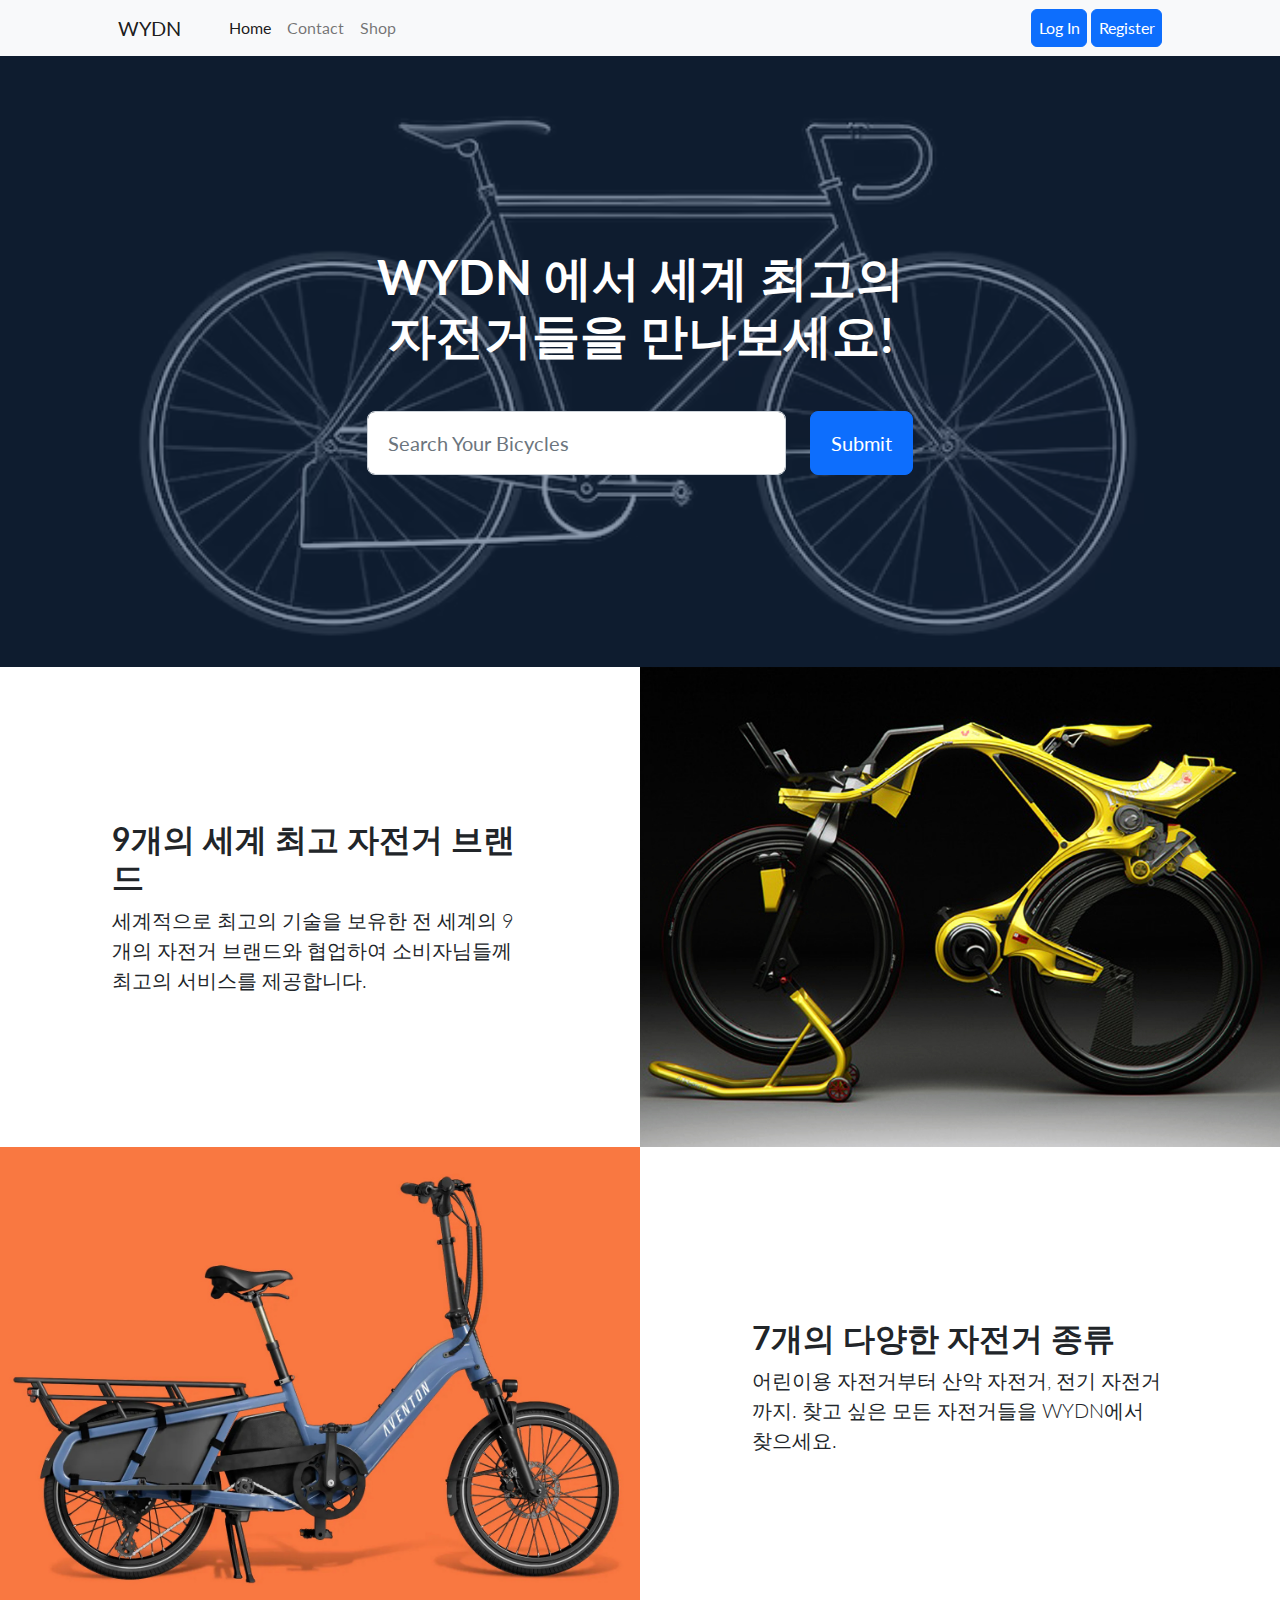
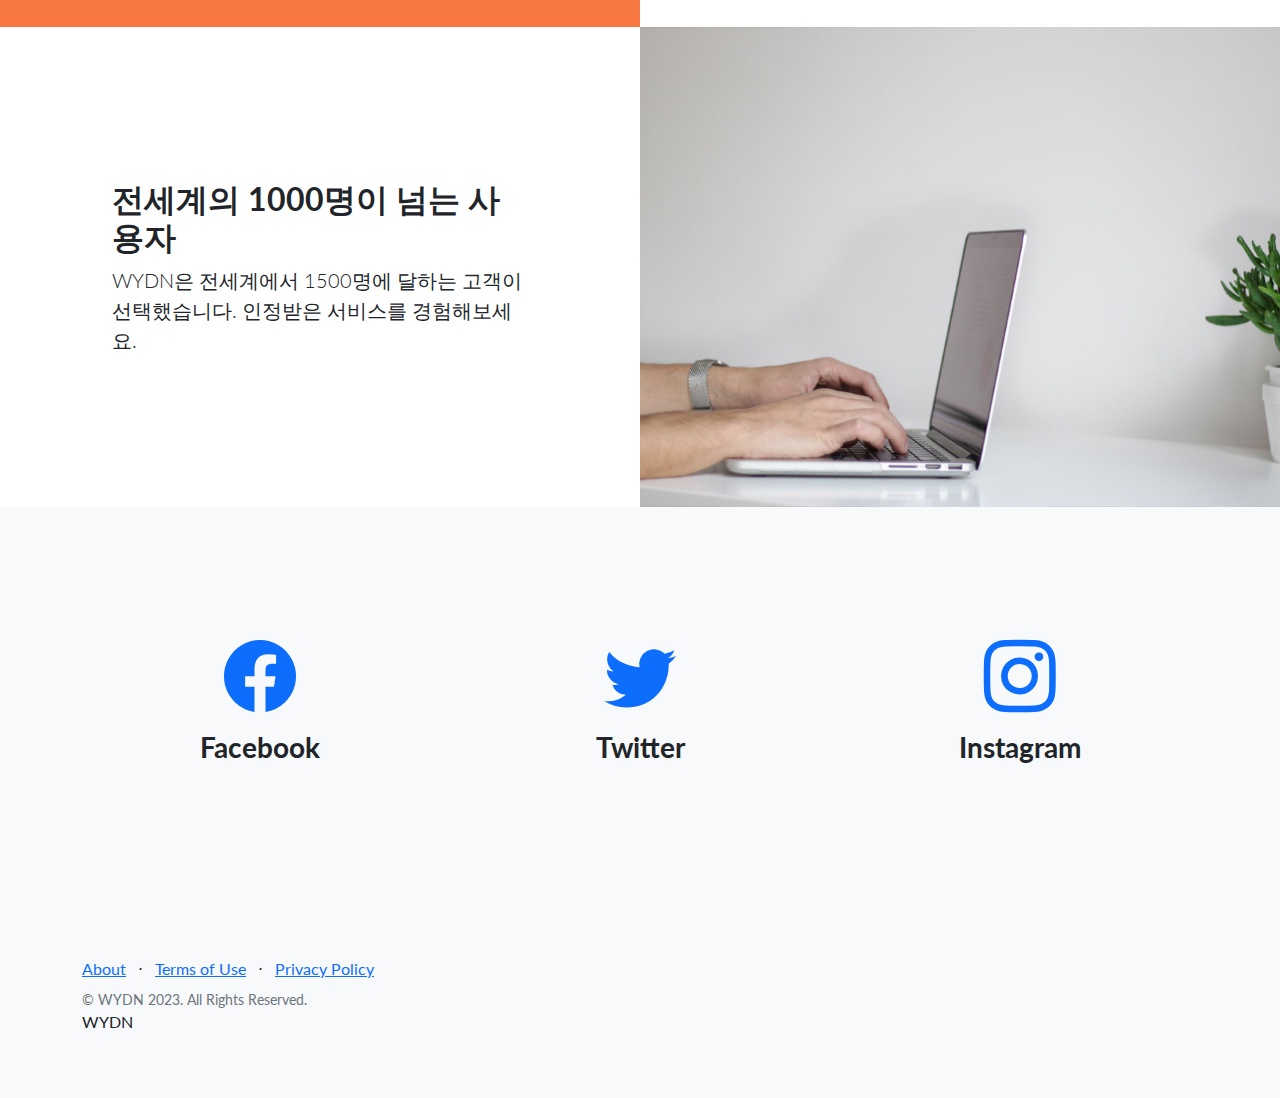
<file: frontend/index.html>
<!DOCTYPE html>
<html lang="en">
  <head>
    <meta charset="utf-8" />
    <meta
      name="viewport"
      content="width=device-width, initial-scale=1, shrink-to-fit=no"
    />
    <meta name="description" content="" />
    <meta name="author" content="" />
    <title>Landing Page - WYDN</title>
    <!-- Favicon-->
    <link rel="icon" type="image/x-icon" href="assets/favicon.ico" />
    <!-- Bootstrap icons-->
    <link
      href="https://cdn.jsdelivr.net/npm/bootstrap-icons@1.5.0/font/bootstrap-icons.css"
      rel="stylesheet"
      type="text/css"
    />
    <!-- Google fonts-->
    <link
      href="https://fonts.googleapis.com/css?family=Lato:300,400,700,300italic,400italic,700italic"
      rel="stylesheet"
      type="text/css"
    />
    <!-- Core theme CSS (includes Bootstrap)-->
    <link href="css/styles.css" rel="stylesheet" />
  </head>
  <body>
    <!-- Navigation-->
    <nav class="navbar navbar-expand-lg navbar-light bg-light">
      <div class="container px-4 px-lg-5">
        <a class="navbar-brand" href="#!">WYDN</a>
        <button
          class="navbar-toggler"
          type="button"
          data-bs-toggle="collapse"
          data-bs-target="#navbarSupportedContent"
          aria-controls="navbarSupportedContent"
          aria-expanded="false"
          aria-label="Toggle navigation"
        >
          <span class="navbar-toggler-icon"></span>
        </button>
        <div class="collapse navbar-collapse" id="navbarSupportedContent">
          <ul class="navbar-nav me-auto mb-2 mb-lg-0 ms-lg-4">
            <li class="nav-item">
              <a class="nav-link active" aria-current="page" href="#!">Home</a>
            </li>
            <li class="nav-item">
              <a class="nav-link" href="#iconList">Contact</a>
            </li>
            <li class="nav-item">
              <a class="nav-link" href="shopPage.html">Shop</a>
            </li>
          </ul>
        </div>
        <div class="">
          <a class="btn btn-primary" href="login.html">Log In</a>
          <a class="btn btn-primary" href="register.html">Register</a>
        </div>
      </div>
    </nav>

    <!-- Masthead-->
    <header class="masthead">
      <div class="container position-relative">
        <div class="row justify-content-center">
          <div class="col-xl-6">
            <div class="text-center text-white">
              <!-- Page heading-->
              <h1 class="mb-5">WYDN 에서 세계 최고의 자전거들을 만나보세요!</h1>

              <form
                action="shopPage.html"
                class="form-subscribe"
                id="contactForm"
                data-sb-form-api-token="API_TOKEN"
              >
                <!-- Email address input-->
                <div class="row">
                  <div class="col">
                    <input
                      class="form-control form-control-lg"
                      id="searchText"
                      type="text"
                      placeholder="Search Your Bicycles"
                      data-sb-validations="required"
                    />
                  </div>
                  <div class="col-auto">
                    <button
                      class="btn btn-primary btn-lg"
                      id="submitButton"
                      type="submit"
                    >
                      Submit
                    </button>
                  </div>
                </div>
              </form>
            </div>
          </div>
        </div>
      </div>
    </header>

    <!-- Image Showcases-->
    <section class="showcase">
      <div class="container-fluid p-0">
        <div class="row g-0">
          <div
            class="col-lg-6 order-lg-2 text-white showcase-img"
            style="
              background-image: url('assets/img/bg-showcase-1.jpg');
              background-position: center center;
            "
          ></div>
          <div class="col-lg-6 order-lg-1 my-auto showcase-text">
            <h2>9개의 세계 최고 자전거 브랜드</h2>
            <p class="lead mb-0">
              세계적으로 최고의 기술을 보유한 전 세계의 9개의 자전거 브랜드와
              협업하여 소비자님들께 최고의 서비스를 제공합니다.
            </p>
          </div>
        </div>
        <div class="row g-0">
          <div
            class="col-lg-6 text-white showcase-img"
            style="
              background-image: url('assets/img/bg-showcase-2.jpg');
              background-position: center center;
            "
          ></div>
          <div class="col-lg-6 my-auto showcase-text">
            <h2>7개의 다양한 자전거 종류</h2>
            <p class="lead mb-0">
              어린이용 자전거부터 산악 자전거, 전기 자전거까지. 찾고 싶은 모든
              자전거들을 WYDN에서 찾으세요.
            </p>
          </div>
        </div>
        <div class="row g-0">
          <div
            class="col-lg-6 order-lg-2 text-white showcase-img"
            style="background-image: url('assets/img/bg-showcase-3.jpg')"
          ></div>
          <div class="col-lg-6 order-lg-1 my-auto showcase-text">
            <h2>전세계의 1000명이 넘는 사용자</h2>
            <p class="lead mb-0">
              WYDN은 전세계에서 1500명에 달하는 고객이 선택했습니다. 인정받은
              서비스를 경험해보세요.
            </p>
          </div>
        </div>
      </div>
    </section>
    <!-- Icons Grid-->
    <section class="features-icons bg-light text-center" id="iconList">
      <div class="container">
        <div class="row">
          <div class="col-lg-4">
            <div class="features-icons-item mx-auto mb-5 mb-lg-0 mb-lg-3">
              <div class="features-icons-icon d-flex">
                <i class="bi-facebook m-auto text-primary"></i>
              </div>
              <h3>Facebook</h3>
            </div>
          </div>
          <div class="col-lg-4">
            <div class="features-icons-item mx-auto mb-5 mb-lg-0 mb-lg-3">
              <div class="features-icons-icon d-flex">
                <i class="bi-twitter m-auto text-primary"></i>
              </div>
              <h3>Twitter</h3>
            </div>
          </div>
          <div class="col-lg-4">
            <div class="features-icons-item mx-auto mb-0 mb-lg-3">
              <div class="features-icons-icon d-flex">
                <i class="bi-instagram m-auto text-primary"></i>
              </div>
              <h3>Instagram</h3>
            </div>
          </div>
        </div>
      </div>
    </section>

    <!-- Footer-->
    <footer class="footer bg-light">
      <div class="container">
        <div class="row">
          <div class="col-lg-6 h-100 text-center text-lg-start my-auto">
            <ul class="list-inline mb-2">
              <li class="list-inline-item"><a href="#!">About</a></li>
              <li class="list-inline-item">⋅</li>
              <li class="list-inline-item"><a href="#!">Terms of Use</a></li>
              <li class="list-inline-item">⋅</li>
              <li class="list-inline-item"><a href="#!">Privacy Policy</a></li>
            </ul>
            <p class="text-muted small mb-4 mb-lg-0">
              &copy; WYDN 2023. All Rights Reserved.
            </p>
          </div>
        </div>
        <a class="navbar-brand" href="#">WYDN</a>
      </div>
    </footer>
    <!-- Bootstrap core JS-->
    <script src="https://cdn.jsdelivr.net/npm/bootstrap@5.2.3/dist/js/bootstrap.bundle.min.js"></script>
    <!-- Core theme JS-->
    <script src="js/scripts.js"></script>
    <script src="https://cdn.startbootstrap.com/sb-forms-latest.js"></script>
  </body>
</html>
</file>
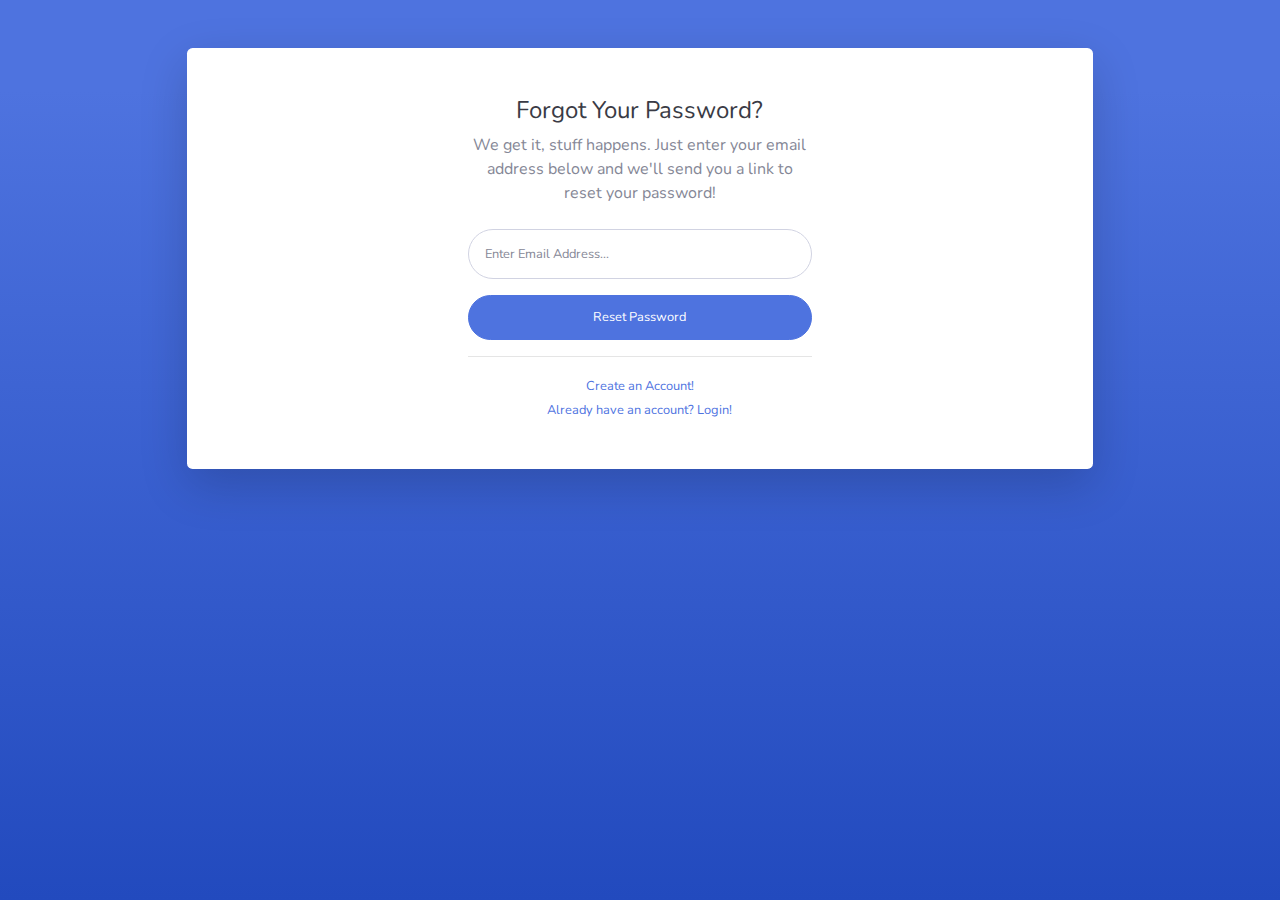
<file: frontend/forgot-password.html>
<!DOCTYPE html>
<html lang="en">
  <head>
    <meta charset="utf-8" />
    <meta http-equiv="X-UA-Compatible" content="IE=edge" />
    <meta
      name="viewport"
      content="width=device-width, initial-scale=1, shrink-to-fit=no"
    />
    <meta name="description" content="" />
    <meta name="author" content="" />

    <title>SB Admin 2 - Forgot Password</title>

    <!-- Custom fonts for this template-->
    <link
      href="preps/vendor/fontawesome-free/css/all.min.css"
      rel="stylesheet"
      type="text/css"
    />
    <link
      href="https://fonts.googleapis.com/css?family=Nunito:200,200i,300,300i,400,400i,600,600i,700,700i,800,800i,900,900i"
      rel="stylesheet"
    />

    <!-- Custom styles for this template-->
    <link href="preps/css/sb-admin-2.min.css" rel="stylesheet" />
  </head>

  <body class="bg-gradient-primary">
    <div class="container">
      <!-- Outer Row -->
      <div class="row justify-content-center">
        <div class="col-xl-10 col-lg-12 col-md-9">
          <div class="card o-hidden border-0 shadow-lg my-5">
            <div class="card-body p-0">
              <!-- Nested Row within Card Body -->
              <div class="row justify-content-center">
                <div class="col-lg-6">
                  <div class="p-5">
                    <div class="text-center">
                      <h1 class="h4 text-gray-900 mb-2">
                        Forgot Your Password?
                      </h1>
                      <p class="mb-4">
                        We get it, stuff happens. Just enter your email address
                        below and we'll send you a link to reset your password!
                      </p>
                    </div>
                    <form class="user">
                      <div class="form-group">
                        <input
                          type="email"
                          class="form-control form-control-user"
                          id="exampleInputEmail"
                          aria-describedby="emailHelp"
                          placeholder="Enter Email Address..."
                        />
                      </div>
                      <a
                        href="login.html"
                        class="btn btn-primary btn-user btn-block"
                      >
                        Reset Password
                      </a>
                    </form>
                    <hr />
                    <div class="text-center">
                      <a class="small" href="register.html"
                        >Create an Account!</a
                      >
                    </div>
                    <div class="text-center">
                      <a class="small" href="login.html"
                        >Already have an account? Login!</a
                      >
                    </div>
                  </div>
                </div>
              </div>
            </div>
          </div>
        </div>
      </div>
    </div>

    <!-- Bootstrap core JavaScript-->
    <script src="preps/vendor/jquery/jquery.min.js"></script>
    <script src="preps/vendor/bootstrap/js/bootstrap.bundle.min.js"></script>

    <!-- Core plugin JavaScript-->
    <script src="preps/vendor/jquery-easing/jquery.easing.min.js"></script>

    <!-- Custom scripts for all pages-->
    <script src="preps/js/sb-admin-2.min.js"></script>
  </body>
</html>
</file>
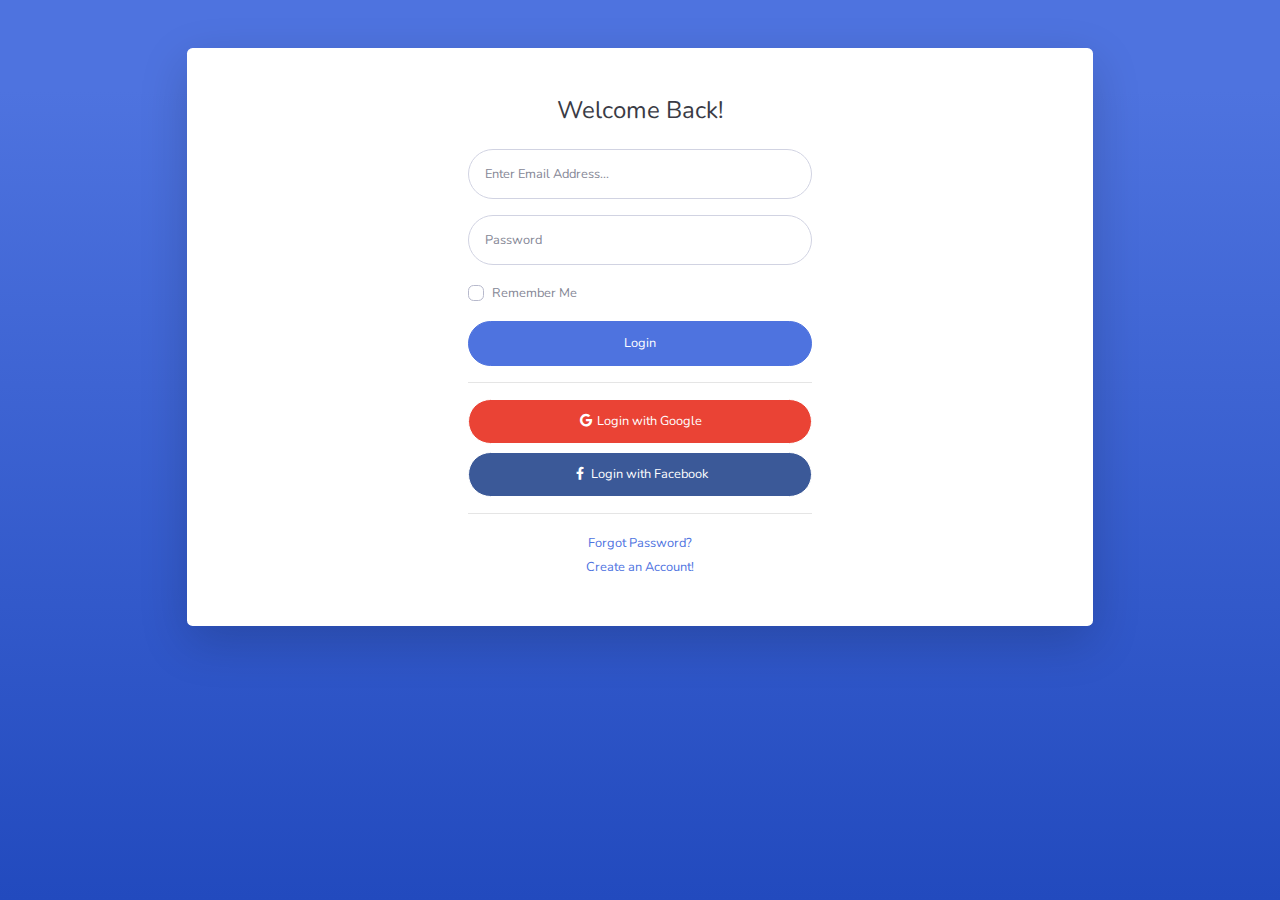
<file: frontend/login.html>
<!DOCTYPE html>
<html lang="en">
  <head>
    <meta charset="utf-8" />
    <meta http-equiv="X-UA-Compatible" content="IE=edge" />
    <meta
      name="viewport"
      content="width=device-width, initial-scale=1, shrink-to-fit=no"
    />
    <meta name="description" content="" />
    <meta name="author" content="" />

    <title>SB Admin 2 - Login</title>

    <!-- Custom fonts for this template-->
    <link
      href="preps/vendor/fontawesome-free/css/all.min.css"
      rel="stylesheet"
      type="text/css"
    />
    <link
      href="https://fonts.googleapis.com/css?family=Nunito:200,200i,300,300i,400,400i,600,600i,700,700i,800,800i,900,900i"
      rel="stylesheet"
    />

    <!-- Custom styles for this template-->
    <link href="preps/css/sb-admin-2.min.css" rel="stylesheet" />
  </head>

  <body class="bg-gradient-primary">
    <div class="container">
      <!-- Outer Row -->
      <div class="row justify-content-center">
        <div class="col-xl-10 col-lg-12 col-md-9">
          <div class="card o-hidden border-0 shadow-lg my-5">
            <div class="card-body p-0">
              <!-- Nested Row within Card Body -->
              <div class="row justify-content-center">
                <div class="col-lg-6">
                  <div class="p-5">
                    <div class="text-center">
                      <h1 class="h4 text-gray-900 mb-4">Welcome Back!</h1>
                    </div>
                    <form class="user">
                      <div class="form-group">
                        <input
                          type="email"
                          class="form-control form-control-user"
                          id="exampleInputEmail"
                          aria-describedby="emailHelp"
                          placeholder="Enter Email Address..."
                        />
                      </div>
                      <div class="form-group">
                        <input
                          type="password"
                          class="form-control form-control-user"
                          id="exampleInputPassword"
                          placeholder="Password"
                        />
                      </div>
                      <div class="form-group">
                        <div class="custom-control custom-checkbox small">
                          <input
                            type="checkbox"
                            class="custom-control-input"
                            id="customCheck"
                          />
                          <label class="custom-control-label" for="customCheck"
                            >Remember Me</label
                          >
                        </div>
                      </div>
                      <a
                        href="index.html"
                        class="btn btn-primary btn-user btn-block"
                      >
                        Login
                      </a>
                      <hr />
                      <a
                        href="index.html"
                        class="btn btn-google btn-user btn-block"
                      >
                        <i class="fab fa-google fa-fw"></i> Login with Google
                      </a>
                      <a
                        href="index.html"
                        class="btn btn-facebook btn-user btn-block"
                      >
                        <i class="fab fa-facebook-f fa-fw"></i> Login with
                        Facebook
                      </a>
                    </form>
                    <hr />
                    <div class="text-center">
                      <a class="small" href="forgot-password.html"
                        >Forgot Password?</a
                      >
                    </div>
                    <div class="text-center">
                      <a class="small" href="register.html"
                        >Create an Account!</a
                      >
                    </div>
                  </div>
                </div>
              </div>
            </div>
          </div>
        </div>
      </div>
    </div>

    <!-- Bootstrap core JavaScript-->
    <script src="preps/vendor/jquery/jquery.min.js"></script>
    <script src="preps/vendor/bootstrap/js/bootstrap.bundle.min.js"></script>

    <!-- Core plugin JavaScript-->
    <script src="preps/vendor/jquery-easing/jquery.easing.min.js"></script>

    <!-- Custom scripts for all pages-->
    <script src="preps/js/sb-admin-2.min.js"></script>
  </body>
</html>
</file>
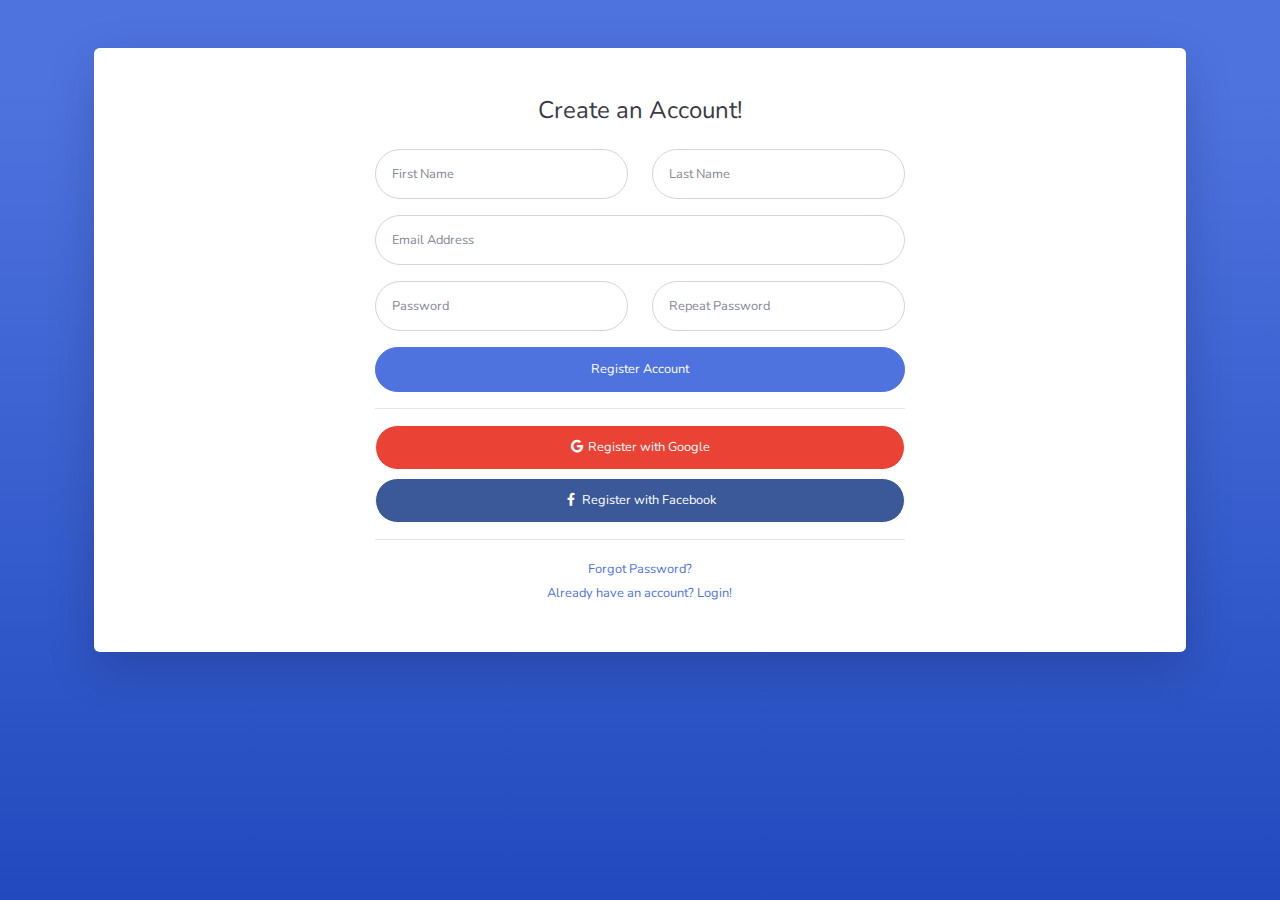
<file: frontend/register.html>
<!DOCTYPE html>
<html lang="en">
  <head>
    <meta charset="utf-8" />
    <meta http-equiv="X-UA-Compatible" content="IE=edge" />
    <meta
      name="viewport"
      content="width=device-width, initial-scale=1, shrink-to-fit=no"
    />
    <meta name="description" content="" />
    <meta name="author" content="" />

    <title>SB Admin 2 - Register</title>

    <!-- Custom fonts for this template-->
    <link
      href="preps/vendor/fontawesome-free/css/all.min.css"
      rel="stylesheet"
      type="text/css"
    />
    <link
      href="https://fonts.googleapis.com/css?family=Nunito:200,200i,300,300i,400,400i,600,600i,700,700i,800,800i,900,900i"
      rel="stylesheet"
    />

    <!-- Custom styles for this template-->
    <link href="preps/css/sb-admin-2.min.css" rel="stylesheet" />
  </head>

  <body class="bg-gradient-primary">
    <div class="container">
      <div class="card o-hidden border-0 shadow-lg my-5">
        <div class="card-body p-0">
          <!-- Nested Row within Card Body -->
          <div class="row justify-content-center">
            <div class="col-lg-7">
              <div class="p-5">
                <div class="text-center">
                  <h1 class="h4 text-gray-900 mb-4">Create an Account!</h1>
                </div>
                <form class="user">
                  <div class="form-group row">
                    <div class="col-sm-6 mb-3 mb-sm-0">
                      <input
                        type="text"
                        class="form-control form-control-user"
                        id="exampleFirstName"
                        placeholder="First Name"
                      />
                    </div>
                    <div class="col-sm-6">
                      <input
                        type="text"
                        class="form-control form-control-user"
                        id="exampleLastName"
                        placeholder="Last Name"
                      />
                    </div>
                  </div>
                  <div class="form-group">
                    <input
                      type="email"
                      class="form-control form-control-user"
                      id="exampleInputEmail"
                      placeholder="Email Address"
                    />
                  </div>
                  <div class="form-group row">
                    <div class="col-sm-6 mb-3 mb-sm-0">
                      <input
                        type="password"
                        class="form-control form-control-user"
                        id="exampleInputPassword"
                        placeholder="Password"
                      />
                    </div>
                    <div class="col-sm-6">
                      <input
                        type="password"
                        class="form-control form-control-user"
                        id="exampleRepeatPassword"
                        placeholder="Repeat Password"
                      />
                    </div>
                  </div>
                  <a
                    href="login.html"
                    class="btn btn-primary btn-user btn-block"
                  >
                    Register Account
                  </a>
                  <hr />
                  <a
                    href="index.html"
                    class="btn btn-google btn-user btn-block"
                  >
                    <i class="fab fa-google fa-fw"></i> Register with Google
                  </a>
                  <a
                    href="index.html"
                    class="btn btn-facebook btn-user btn-block"
                  >
                    <i class="fab fa-facebook-f fa-fw"></i> Register with
                    Facebook
                  </a>
                </form>
                <hr />
                <div class="text-center">
                  <a class="small" href="forgot-password.html"
                    >Forgot Password?</a
                  >
                </div>
                <div class="text-center">
                  <a class="small" href="login.html"
                    >Already have an account? Login!</a
                  >
                </div>
              </div>
            </div>
          </div>
        </div>
      </div>
    </div>

    <!-- Bootstrap core JavaScript-->
    <script src="preps/vendor/jquery/jquery.min.js"></script>
    <script src="preps/vendor/bootstrap/js/bootstrap.bundle.min.js"></script>

    <!-- Core plugin JavaScript-->
    <script src="preps/vendor/jquery-easing/jquery.easing.min.js"></script>

    <!-- Custom scripts for all pages-->
    <script src="preps/js/sb-admin-2.min.js"></script>
  </body>
</html>
</file>
